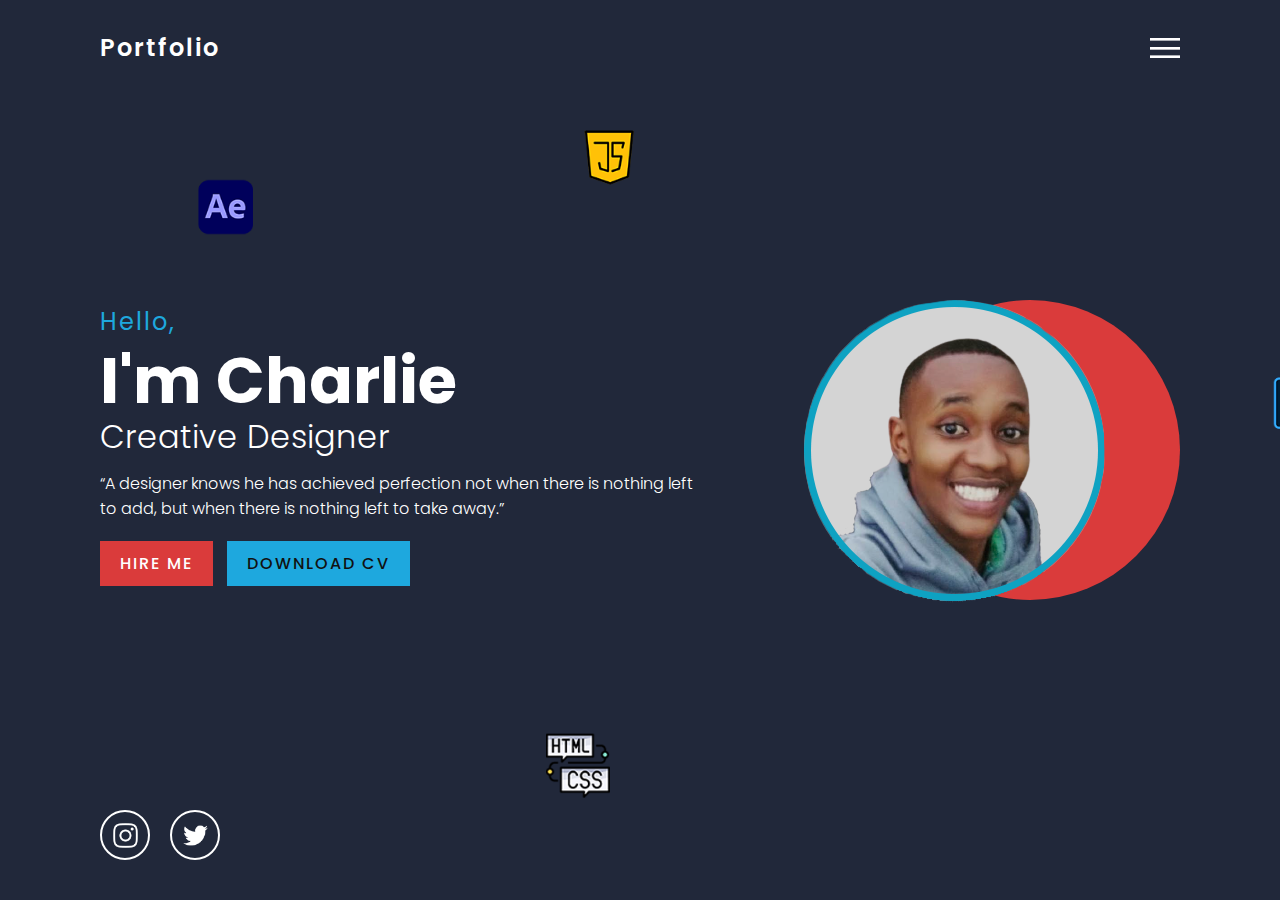
<file: index.html>
<!DOCTYPE html>
<html lang="en">
<head>
    <meta charset="UTF-8">
    <meta http-equiv="X-UA-Compatible" content="IE=edge">
    <meta name="viewport" content="width=device-width, initial-scale=1.0">
    <title>Charlie Rujema Portfolio</title>
    <link rel="stylesheet" href="index.css">
</head>
<body>
    <section class="banner">
        <header>
            <a href="#" class="logo">Portfolio</a>
            <div class="toggle"></div>
        </header>
        <img src="images/charlie p-pic.png" class="men">
        <div class="content">
            <div class="contentBx">
                <h4>Hello,</h4>
                <h2>I'm Charlie</h2>
                <h3>Creative Designer</h3>
                <p>“A designer knows he has achieved perfection not when there is nothing left to add, but when there is nothing left to take away.”</p>
                <a href="mailto:rujemaphone@gmail.com" target="_blank">Hire Me</a>
                <a href="cv.html">Download CV</a>
            </div>
        </div>
        <ul class="sci">
            <li><a href="https://www.instagram.com/crujema/" target="_blank"><img src="images/instagram.png"></a></li>
            <li><a href="https://twitter.com/crujema" target="_blank"><img src="images/twitter.png"></a></li>
            
        </ul>
        <ul class="menu">
            <li><a href="index.html">Home</a></li>
            <li><a href="services.html">Services</a></li>
            <li><a href="work.html">Work</a></li>
            <li><a href="contact.html">Contact</a></li>
        </ul>
        <img src="images/1.png" class="elements" data-speed="8">
        <img src="images/2.png" class="elements" data-speed="6">
        <img src="images/3.png" class="elements" data-speed="-10">
        <img src="images/4.png" class="elements" data-speed="-6">
       

    </section>
    <script>
        const toggle = document.querySelector('.toggle');
        const banner = document.querySelector('.banner');
        toggle.onclick = function(){
            toggle.classList.toggle('active');
            banner.classList.toggle('active');
        }
        function parallax(e){
            this.querySelectorAll('.elements').forEach(layer => {
                const speed = layer.getAttribute('data-speed');
                const x = (window.innerWidth - e.pageX*speed)/100;
                layer.style.transform = `translateX(${x}px)`;
            })
        }
        document.addEventListener("mousemove", parallax);
    </script>
</body>
</html>
</file>
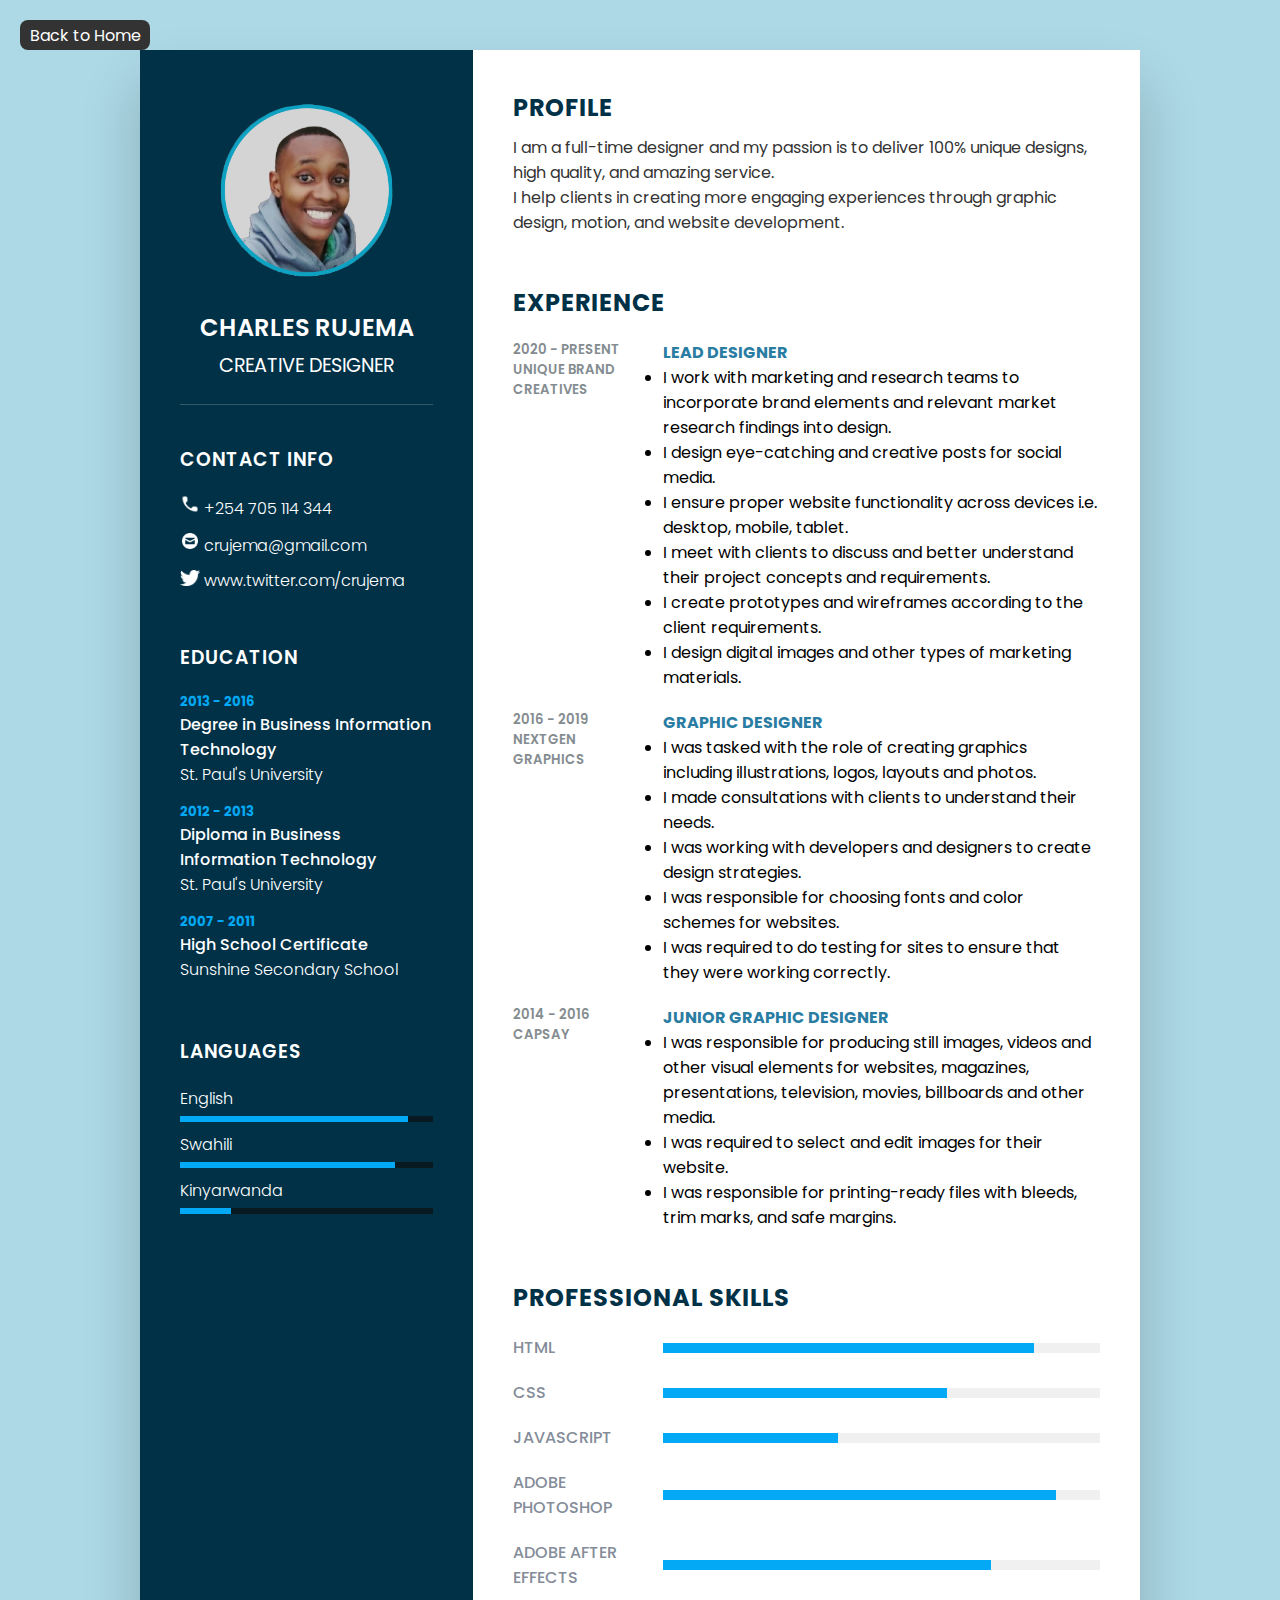
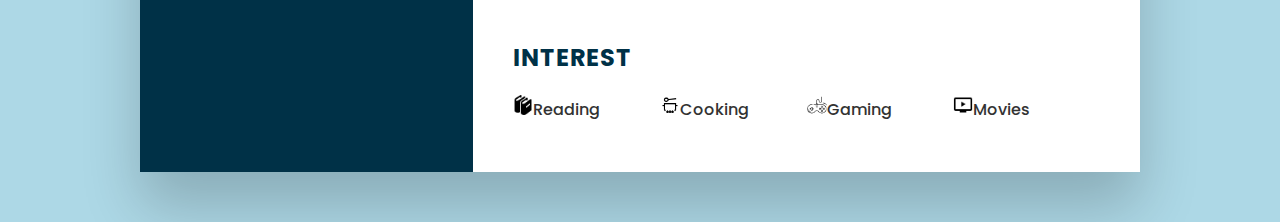
<file: cv.html>
<!DOCTYPE html>
<html lang="en">
<head>
    <meta charset="UTF-8">
    <meta http-equiv="X-UA-Compatible" content="IE=edge">
    <meta name="viewport" content="width=device-width, initial-scale=1.0">
    <title>Document</title>
    <link rel="stylesheet" href="cv.css">
</head>
<body>
    <a href="index.html" class="back">Back to Home</a>
    <div class="container">
        
        <div class="left_Side">
            <div class="profileText">
                <div class="imgBx">
                    <img src="images/charlie p-pic.png">
                </div>
                <h2>Charles Rujema<br><span>Creative Designer</span></h2>
            </div>
            <div class="contactInfo">
                <h3 class="title">Contact Info</h3>
                <ul>
                    <li>
                        <span class="icon"><img src="images/icons8-phone-24.png"></span>
                        <span class="text">+254 705 114 344</span>
                    </li>
                    <li>
                        <span class="icon"><img src="images/icons8-circled-envelope-30.png"></span>
                        <span class="text">crujema@gmail.com</span>
                    </li>
                    <li>
                        <span class="icon"><img src="images/twitter.png"></span>
                        <span class="text">www.twitter.com/crujema</span>
                    </li>
                 
                </ul>
            </div>
            <div class="contactInfo education">
                <h3 class="title">Education</h3>
                <ul>  
                    <li>
                        <h5>2013 - 2016</h5> 
                        <h4>Degree in Business Information Technology</h4>
                        <h4>St. Paul's University</h4>    
                    </li>
                    <li>
                        <h5>2012 - 2013</h5> 
                        <h4>Diploma in Business Information Technology</h4>
                        <h4>St. Paul's University</h4>    
                    </li>
                    <li>
                        <h5>2007 - 2011</h5> 
                        <h4>High School Certificate</h4>
                        <h4>Sunshine Secondary School</h4>    
                    </li>
                </ul>
            </div>
            <div class="contactInfo language">
                <h3 class="title">Languages</h3>
                <ul>  
                    <li>
                        <span class="text">English</span>
                        <span class="percent">
                            <div style="width: 90%;"></div>
                        </span>
                    </li>
                    <li>
                        <span class="text">Swahili</span>
                        <span class="percent">
                            <div style="width: 85%;"></div>
                        </span>
                    </li>
                    <li>
                        <span class="text">Kinyarwanda</span>
                        <span class="percent">
                            <div style="width: 20%;"></div>
                        </span>
                    </li>
                </ul>
            </div>
        </div>
        <div class="right_Side">
            <div class="about">
                <h2 class="title2">Profile</h2>
                <p>I am a full-time designer and my passion is to deliver 100% unique designs, high quality, and amazing service. <br>I help clients in creating more engaging experiences through graphic design, motion, and website development.</p>
            </div>
            <div class="about">
                <h2 class="title2">Experience</h2>
                <div class="box">
                    <div class="year_company">
                        <h5>2020 - Present</h5>
                        <h5>Unique Brand Creatives</h5>
                    </div>
                    <div class="text">
                        <h4>Lead Designer</h4>
                        <p>
                            <li>I work with marketing and research teams to incorporate brand elements and relevant market research findings into design.</li>
                            <li>I design eye-catching and creative posts for social media.</li>
                            <li>I ensure proper website functionality across devices i.e. desktop, mobile, tablet.</li>
                            <li>I meet with clients to discuss and better understand their project concepts and requirements.</li>
                            <li>I create prototypes and wireframes according to the client requirements.</li>
                            <li>I design digital images and other types of marketing materials.</li>
                        </p>
                    </div>
                </div>
                <div class="box">
                    <div class="year_company">
                        <h5>2016 - 2019</h5>
                        <h5>NextGen <br>Graphics</h5>
                    </div>
                    <div class="text">
                        <h4>Graphic Designer</h4>
                        <p>
                            <li>I was tasked with the role of creating graphics including illustrations, logos, layouts and photos.</li>
                            <li>I made consultations with clients to understand their needs.</li>
                            <li>I was working with developers and designers to create design strategies.</li>
                            <li>I was responsible for choosing fonts and color schemes for websites.</li>
                            <li>I was required to do testing for sites to ensure that they were working correctly.</li>
                        </p>
                    </div>
                </div>
                <div class="box">
                    <div class="year_company">
                        <h5>2014 - 2016</h5>
                        <h5>Capsay</h5>
                    </div>
                    <div class="text">
                        <h4>Junior Graphic Designer</h4>
                        <p>
                            <li>I was responsible for producing still images, videos and other visual elements for websites, magazines,
                                presentations, television, movies, billboards and other media.</li>
                            <li>I was required to select and edit images for their website.</li>
                            <li>I was responsible for printing-ready files with bleeds, trim marks, and safe margins.</li>
                        </p>
                    </div>
                </div>
            </div>
            <div class="about skills">
                <h2 class="title2">Professional Skills</h2>
                <div class="box">
                    <h4>Html</h4>
                    <div class="percent">
                        <div style="width: 85%;"></div>
                    </div>
                </div>
                <div class="box">
                    <h4>CSS</h4>
                    <div class="percent">
                        <div style="width: 65%;"></div>
                    </div>
                </div>
                <div class="box">
                    <h4>JavaScript</h4>
                    <div class="percent">
                        <div style="width: 40%;"></div>
                    </div>
                </div>
                <div class="box">
                    <h4>Adobe Photoshop</h4>
                    <div class="percent">
                        <div style="width: 90%;"></div>
                    </div>
                </div>
                <div class="box">
                    <h4>Adobe After Effects</h4>
                    <div class="percent">
                        <div style="width: 75%;"></div>
                    </div>
                </div>
            </div>
            <div class="about interest">
                <h2 class="title2">Interest</h2>
                <ul>
                    <li><img src="images/icons8-books-26.png">Reading</li>
                    <li><img src="images/icons8-cooking-32.png">Cooking</li>
                    <li><img src="images/icons8-game-pad-64.png">Gaming</li>
                    <li><img src="images/icons8-tv-show-24.png">Movies</li>
                    
                </ul>
            </div>
        </div>
    </div>
</body>
</html>
</file>
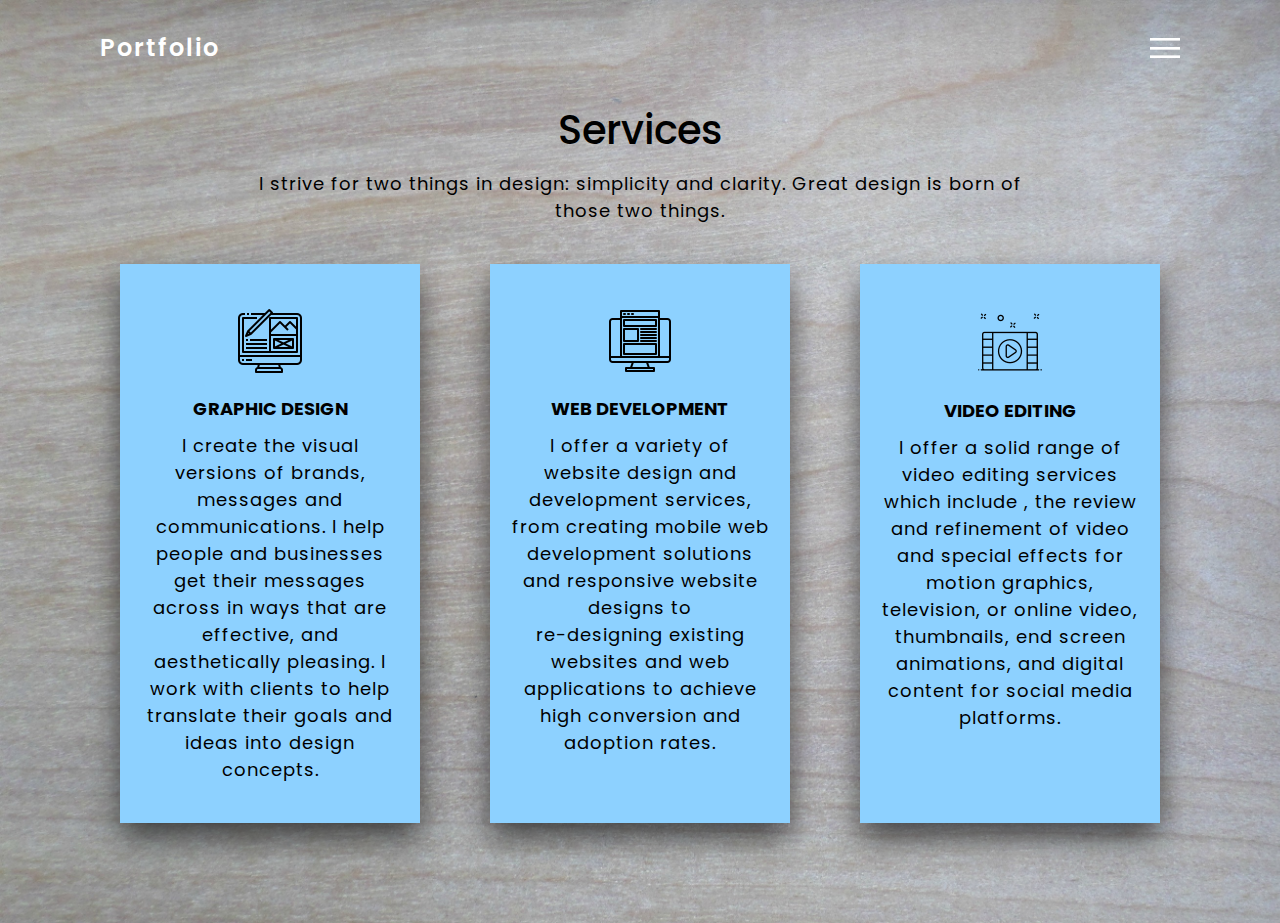
<file: services.html>
<!DOCTYPE html>
<html lang="en">
<head>
    <meta charset="UTF-8">
    <meta http-equiv="X-UA-Compatible" content="IE=edge">
    <meta name="viewport" content="width=device-width, initial-scale=1.0">
    <title>Services</title>
    <link rel="stylesheet" href="services.css">
</head>
<body>
    <section class="banner">
        <header>
            <a href="#" class="logo">Portfolio</a>
            <div class="toggle"></div>
        </header>
        <!--Services-->
        <section class="sec about" id="services">
            <div class="content">
                <div class="mxw800p">
                    <h3>Services</h3>
                    <p>I strive for two things in design: simplicity and clarity. Great design is born of those two things.</p>
                </div>
                <div class="services">
                    <div class="box">
                        <div class="iconBx">
                            <img src="images/icons8-web-icon.png">
                        </div>
                        <div class="content">
                            <h2>Graphic Design</h2>
                            <p>I create the visual versions of brands, messages and communications. I help people and
                                businesses get their messages across in ways that are effective, and aesthetically pleasing.
                                I work with clients to help translate their goals and ideas into design concepts.</p>
                        </div>
                    </div>
                    <div class="box">
                        <div class="iconBx">
                            <img src="images/icons8-web-page.png">
                        </div>
                        <div class="content">
                            <h2>Web Development</h2>
                            <p>I offer a variety of website design and development services, from creating mobile web
                                development solutions and responsive website designs to <br>re-designing existing websites
                                and web applications to achieve high conversion and adoption rates.</p>
                        </div>
                    </div>
                    <div class="box">
                        <div class="iconBx">
                            <img src="images/icons8-video-editing.png">
                        </div>
                        <div class="content">
                            <h2>Video Editing </h2>
                            <p>I offer a solid range of video editing services which include , the review and refinement of
                                video and special effects for motion graphics, television, or online video, thumbnails, end
                                screen animations, and digital content for social media platforms.
                            </p>
                        </div>
                    </div>
                </div>
            </div>
        </section>
        <ul class="menu">
            <li><a href="index.html">Home</a></li>
            <li><a href="services.html">Services</a></li>
            <li><a href="work.html">Work</a></li>
            <li><a href="contact.html">Contact</a></li>
        </ul>
    </section>
    <script>
        const toggle = document.querySelector('.toggle');
        const banner = document.querySelector('.banner');
        toggle.onclick = function(){
            toggle.classList.toggle('active');
            banner.classList.toggle('active');
        }
        
    </script>

</body>
</html>
</file>
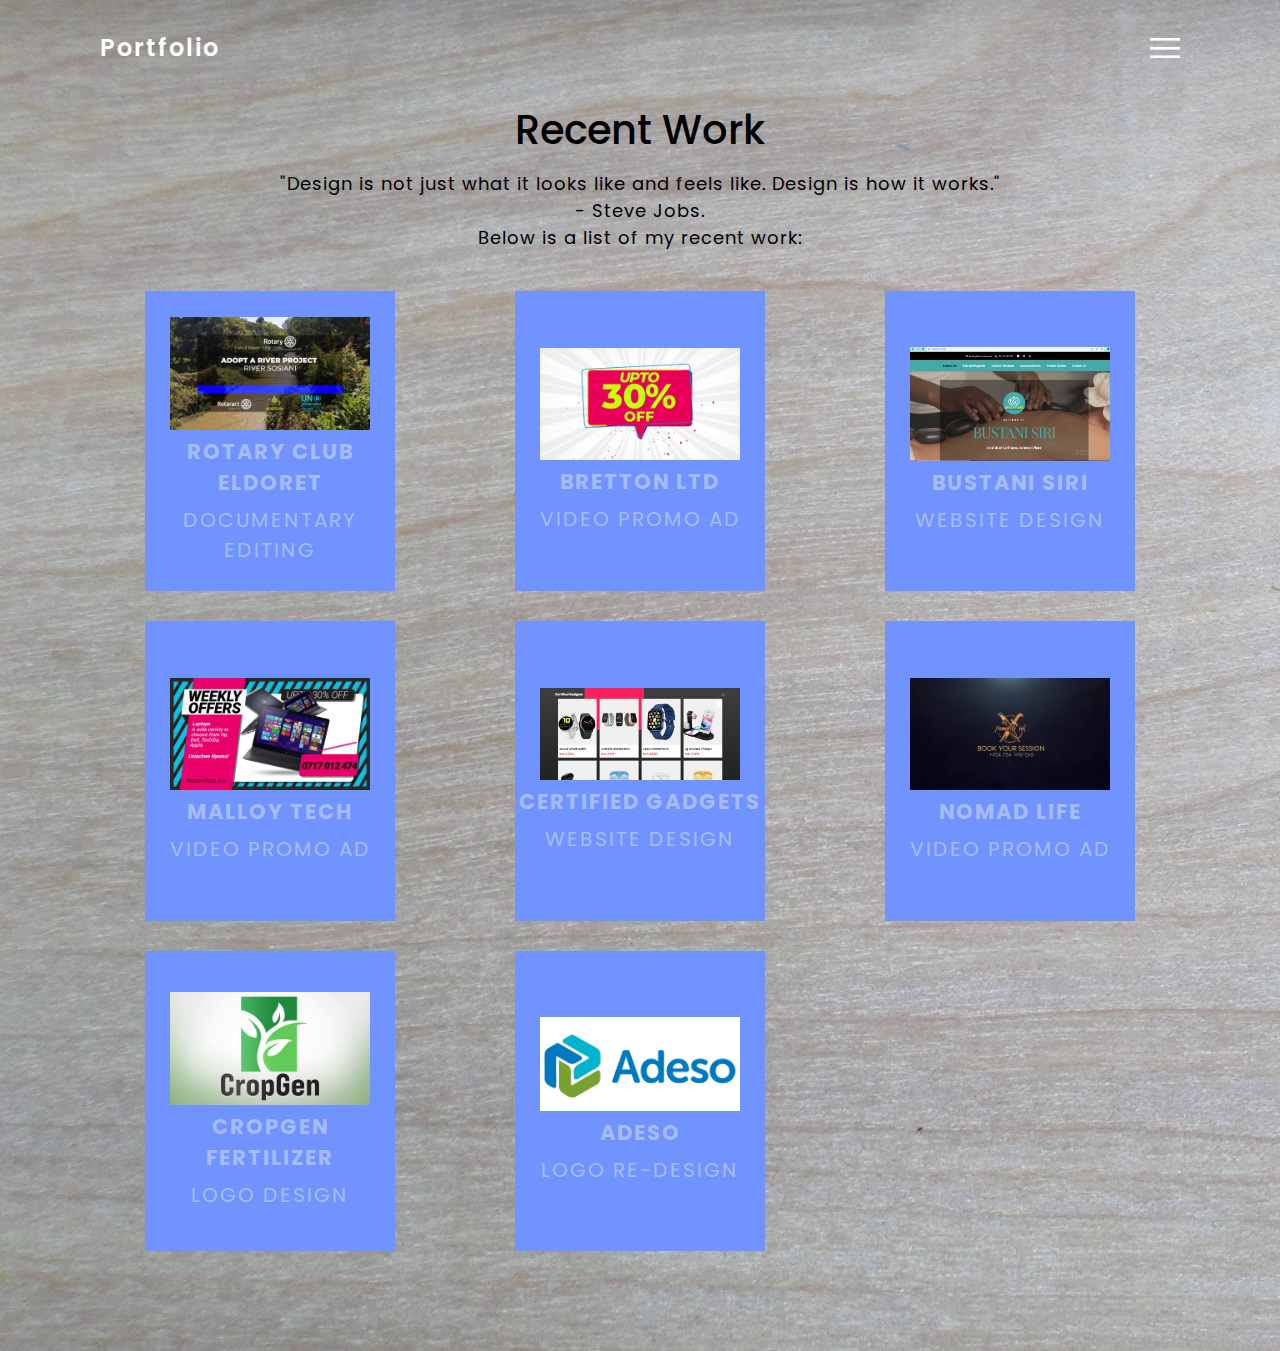
<file: work.html>
<!DOCTYPE html>
<html lang="en">
<head>
    <meta charset="UTF-8">
    <meta http-equiv="X-UA-Compatible" content="IE=edge">
    <meta name="viewport" content="width=device-width, initial-scale=1.0">
    <title>Previous Work</title>
    <link rel="stylesheet" href="work.css">
</head>
<body>
    <section class="banner">
        <header>
            <a href="#" class="logo">Portfolio</a>
            <div class="toggle"></div>
        </header>

    <!--Previous Work-->
    <section class="sec work" id="portfolio">
        <div class="content">
            <div class="mxw800p">
                <h3>Recent Work</h3>
                <p>"Design is not just what it looks like and feels like. Design is how it works." <br>- Steve Jobs.<br>Below is a list of my recent work:</p>
            </div>
            <div class="workBx">
                <div class="brand">
                    <a href="https://rotaryeldoret.com/"><img src="images/rotary proj.jpg"><h2>Rotary Club Eldoret</h2>
                        <h4>Documentary Editing</h4></a>
                </div>
                <div class="brand">
                    <a href="#"><img src="images/bret.png"><h2>Bretton Ltd</h2>
                        <h4>Video Promo Ad</h4></a>
                </div>
                <div class="brand">
                    <a href="https://bustanisiri.com/"><img src="images/bs web.PNG"><h2>Bustani Siri</h2>
                        <h4>Website Design</h4></a>
                </div>
                <div class="brand">
                    <a href="#"><img src="images/malloy prmo.png"><h2>Malloy Tech</h2>
                        <h4>Video Promo Ad</h4></a>
                </div>
                <div class="brand">
                    <a href="#"><img src="images/cg web.PNG"><h2>Certified Gadgets</h2>
                        <h4>Website Design</h4></a>
                </div>
                <div class="brand">
                    <a href="#"><img src="images/nomad.png"><h2>Nomad Life</h2>
                        <h4>Video Promo Ad</h4></a>
                </div>
                <div class="brand">
                    <a href="#"><img src="images/cropgen.png"><h2>CropGen Fertilizer</h2>
                        <h4>Logo Design</h4></a>
                </div>
                <div class="brand">
                    <a href="#"><img src="images/Adeso PNG.png"><h2>Adeso</h2>
                        <h4>Logo Re-design</h4></a>
                </div>
            </div>
        </div>
    </section>
    <ul class="menu">
        <li><a href="index.html">Home</a></li>
        <li><a href="services.html">Services</a></li>
        <li><a href="work.html">Work</a></li>
        <li><a href="contact.html">Contact</a></li>
    </ul>
</section>
<script>
    const toggle = document.querySelector('.toggle');
    const banner = document.querySelector('.banner');
    toggle.onclick = function(){
        toggle.classList.toggle('active');
        banner.classList.toggle('active');
    }
    
</script>
</body>
</html>
</file>
<file: index.css>
@import url('https://fonts.googleapis.com/css2?family=Poppins:wght@300;400;500;600;700;800;900&display=swap');
*
{
    margin: 0;
    padding: 0;
    box-sizing: border-box;
    font-family:'Poppins', sans-serif;

}
section{
    width:100%;
    position: relative;
    min-height: 100vh;
    padding:0 100px;
    display:flex;
    align-items: center;
    background:#21283a;
    overflow-x: hidden;
}
section::before{
    content: '';
    position:absolute;
    top:50%;
    right:100px;
    transform:translateY(-50%);
    width:300px;
    height:300px;
    border-radius: 50%;
    background: #da3b3b;
    transition:1s;
}
section.active::before{
    background:#21283a;
    box-shadow: 0 0 0 1200px #1ea8de;
}
header{
    position:absolute;
    top:0;
    left:0;
    width:100%;
    z-index:1000;
    display:flex;
    justify-content: space-between;
    align-items: center;
    padding:30px 100px;
}
header .logo{
    font-size:1.5em;
    color:#fff;
    letter-spacing: 2px;
    font-weight:600;
    text-decoration:none;
    transition:0.5s;
    transform-origin: right;
}
header .toggle{
   background: url(images/menu.png);
    position: relative;
    width:30px;
    height:30px;
    background-repeat: no-repeat;
    background-position:center;
    background-size: 30px;
    cursor:pointer;
}
header .toggle.active{
    background:url(images/close.png);
    background-repeat: no-repeat;
    background-position:center;
    background-size: 25px;
}
.men{
    position:absolute;
    z-index:2;
    right:150px;
    max-width:400px;
   
}
.content{
    position:relative;
    z-index:2;
    display: flex;
    justify-content: flex-start;
    align-items: center;
    transition: 0.5s;
    transform-origin: right;
}
.content .contentBx{
    position: relative;
    max-width: 600px;
}
.content .contentBx h4{
    font-weight:400;
    color:#1ea8de;
    font-size:1.5em;
    letter-spacing: 2px;
    margin-bottom: 10px;
}
.content .contentBx h2{
    font-size:4em;
    line-height: 1em;
    color:#fff;
}
.content .contentBx h3{
    font-weight:300;
    font-size:2em;
    color:#fff;
    line-height:1.5em;
}
.content .contentBx p{
    color:#fff;
    font-size:1em;
    margin:10px 0 20px;
    font-weight:300;
}
.content .contentBx a{
    display:inline-block;
    padding:10px 20px;
    color:#fff;
    margin-right:10px;
    margin-bottom:10px;
    text-decoration: none;
    text-transform: uppercase;
    font-weight: 500;
    transition: 0.5s;
    background: #da3b3b;
    letter-spacing: 2px;
}
.content .contentBx a:last-child{
    background:#1ea8de;
    color:#111;
}
.content .contentBx a:hover{
    letter-spacing: 4px;
    background: #fff;
    color:#111;
}
.sci{
    position:absolute;
    bottom:40px;
    display: flex;
    justify-content: center;
    align-items:center;
    z-index: 2;
    transition: 0.5s;
    transform-origin: right;
}
.sci li{
    list-style: none;
    width:50px;
    height:50px;
    margin-right: 20px;
}
.sci li a{
    display:inline-block;
    width:100%;
    height:100%;
    display:flex;
    justify-content: center;
    align-items: center;
    border:2px solid #fff;
    border-radius:50%;
}
.sci li:hover a{
    background:#fff;
}
.sci li a img{
    filter:invert(1);
    transform:scale(0.6);
}
.sci li:hover a img{
    filter:invert(0);
}
.banner.active .sci,
.banner.active .content,
.banner.active .logo{
    transform: scale(0);
    transform-origin: left;
}
.menu{
    position:fixed;
    top:0;
    left:0;
    width:100%;
    height:100%;
    display:flex;
    justify-content: center;
    align-items: flex-start;
    flex-direction: column;
    padding-left:100px;
    transition: 0.5s;
    z-index:2;
    visibility: hidden;
    opacity:0;
}
.banner.active .menu{
    visibility: visible;
    opacity:1; 
}
.menu li{
    list-style: none;
}
.menu li a{
    color:#08381b;
    text-decoration: none;
    font-size:1.5em;
    display: inline-block;
    padding:5px 10px;
    margin:5px 0;
    transition:0.2s ease-in-out;
}
.menu li a:hover{
    letter-spacing: 3px;
    background: #fff;
    color:#161a23;
    border-radius:15px;
    transition: 0.2s ease-in-out;
}
.elements{
    position:absolute;
    left:0;
    top:0;
    width:100%;
    height:100%;
    object-fit: cover;
    transition: 0.3s;
    pointer-events: none;
}
.banner.active .elements{
    visibility: hidden;
    opacity:0;
}

@media (max-width: 991px){
    .elements{
        visibility: hidden;
        opacity:0;
    }
    header{
        padding:20px 40px;
    }
    section{
        padding:0 40px;
    }
    section::before{
        opacity: 0;
    }
    .content{
        margin:50px 0;
    }
    .men{
        opacity:0.3;
        right:-90px;
    }
    .banner.active .men{
        opacity: 0;
    }
    .menu{
        align-items:center;
        padding-left:0;
    }
    .menu li a{
        color:#fff;
    }
    .content .contentBx h2{
        font-size:2.2em;
    }
    .content .contentBx h3{
        font-size: 1.5em;
    }
    .content .contentBx a{
        padding:6px 15px;
        margin-right:5px;
    }
    .banner.active .sci,
    .banner.active .content,
    .banner.active .logo,
    .banner.active .men{
       transition: 0s;
    }
}
</file>
<file: cv.css>
@import url('https://fonts.googleapis.com/css2?family=Poppins:wght@300;400;500;600;700;800;900&display=swap');
*
{
    margin: 0;
    padding: 0;
    box-sizing: border-box;
    font-family:'Poppins', sans-serif;

}
.back{
    top:0;
    left:0;
    position:absolute;
    margin:20px 20px;
    text-decoration:none;
    background:#333;
    color:#fff;
    border-radius:8px;
    width:130px;
    height:30px;
    display: flex;
    justify-content: center;
    align-items: center;
}
body{
    background: lightblue;
    display:flex;
    justify-content: center;
    align-items: center;
    min-height:100vh;

}
.container{
    position:relative;
    width:100%;
    max-width:1000px;
    min-height:1000px;
    background:#fff;
    margin:50px;
    display:grid;
    grid-template-columns: 1fr 2fr;
    box-shadow:0 35px 55px rgba(0,0,0,0.2);
}
.profileText{
    position:relative;
    display:flex;
    flex-direction: column;
    align-items: center;
    padding-bottom:20px;
    border-bottom: 1px solid rgba(255,255,255,0.2);
}
.profileText .imgBx{
    position:relative;
    width:200px;
    height:200px;
    border-radius:50%;
    overflow:hidden;
}
.profileText .imgBx img{
    position:absolute;
    top:0;
    left:0;
    width:100%;
    height:100%;
    object-fit: cover;
}
.profileText h2{
    color:#fff;
    font-size:1.5em;
    margin-top:20px;
    text-transform: uppercase;
    text-align:center;
    font-weight:600;
    line-height:1.5em;
}
.profileText h2 span{
    font-size:0.8em;
    font-weight:400;
}
.contactInfo{
    padding-top: 40px;
}
.title{
    color:#fff;
    text-transform:uppercase;
    letter-spacing: 1px;
    font-weight:600;
    margin-bottom:20px;
}
.contactInfo ul{
    position: relative;
}
.contactInfo ul li{
    position: relative;
    list-style:none;
    margin:10px 0;
    cursor:pointer;
}

.contactInfo ul li span img{
    display: inline-block;
    width:20px;
    filter:invert(1);
}
.contactInfo.education li{
    margin-bottom:15px;
}
.contactInfo.education h5{
    color:#03a9f4;
}
.contactInfo.education h4:nth-child(2){
    color:#fff;
    font-weight:500;
}
.contactInfo.education h4{
    color:#fff;
    font-weight:300;
}
.contactInfo.language .percent{
    position:relative;
    width:100%;
    height: 6px;
    background:#081921;
    display: block;
    margin-top:5px;
}
.contactInfo.language .percent div{
    position:absolute;
    top:0;
    left:0;
    height:100%;
    background:#03a9f4;
}

.contactInfo ul li span{
    font-weight:300;
    color:#fff;

}
.container .left_Side{
    position:relative;
    background:#003147;
    padding:40px;
}
.container .right_Side{
    position:relative;
    background:#fff;
    padding:40px;
}
.about{
    margin-bottom: 50px;
}
.about:last-child{
    margin-bottom: 0;
}
.title2{
    color:#003147;
    text-transform:uppercase;
    letter-spacing: 1px;
    margin-bottom: 10px;
}
p{
    color:#333;
}
.about .box{
    display:flex;
    flex-direction: row;
    margin:20px 0;
}
.about .box .year_company{
    min-width: 150px;
}
.about .box .year_company h5{
    text-transform: uppercase;
    color:#848c90;
    font-weight:600;
}
.about .box .text h4{
    text-transform:uppercase;
    color:#2a7da2;
    font-size:16px;
}
.skills .box{
    display:grid;
    position: relative;
    grid-template-columns: 150px 1fr;
    width:100%;
    justify-content: center;
    align-items: center;
}
.skills .box h4{
    text-transform:uppercase;
    color:#848c99;
    font-weight: 500;
}
.skills .box .percent{
    position:relative;
    width:100%;
    height:10px;
    background:#f0f0f0;
}
.skills .box .percent div{
    position:absolute;
    top:0;
    left:0;
    height:100%;
    background:#03a9f4;
}
.interest ul{
    display: grid;
    grid-template-columns: repeat(4,1fr);
}
.interest ul li{
    list-style: none;
    color:#333;
    font-weight:500;
    margin:10px 0;
}
.interest ul li img{
    width:20px;
}
@media (max-width:1000px){
    .container{
        margin:10px;
        grid-template-columns: repeat(1,1fr);
    }
    .interest ul{
        grid-template-columns: repeat(2,1fr);
    }
}
@media (max-width:600px){
    .about .box{
        flex-direction:column;
    }
    .about .box .year_company{
        margin-bottom:5px;
    }
    .interest ul{
        grid-template-columns: repeat(1,1fr);
    }
    .skills .box{
        grid-template-columns: repeat(1,1fr);
    }
    .back{
        opacity:0;
    }
}
</file>
<file: services.css>
@import url('https://fonts.googleapis.com/css2?family=Poppins:wght@300;400;500;600;700;800;900&display=swap');
*
{
    margin: 0;
    padding: 0;
    box-sizing: border-box;
    font-family:'Poppins', sans-serif;

}

section{
    width:100%;
    position: relative;
    min-height: 100vh;
    display:flex;
    align-items: center;
    overflow-x: hidden;
    background:url(images/pexel\ 7.jpg);
    background-size: cover;
    justify-content:center;
    flex-direction:column;
}
section::before{
    content: '';
    position:absolute;
    top:50%;
    right:100px;
    transform:translateY(-50%);
    width:300px;
    height:300px;
    border-radius: 50%;
    background: transparent;
    transition:0.5s;
}
section.active::before{
    box-shadow: 0 0 0 1200px #1ea8de;
}
header{
    position:absolute;
    top:0;
    left:0;
    width:100%;
    z-index:1000;
    display:flex;
    justify-content: space-between;
    align-items: center;
    padding:30px 100px;
}
header .logo{
    font-size:1.5em;
    color:#fff;
    letter-spacing: 2px;
    font-weight:600;
    text-decoration:none;
    transition:0.5s;
    transform-origin: right;
}
header .toggle{
    background:url(images/menu.png);
    position: relative;
    width:30px;
    height:30px;
    background-repeat: no-repeat;
    background-position:center;
    background-size: 30px;
    cursor:pointer;
}
header .toggle.active{
    background:url(images/close.png);
    background-repeat: no-repeat;
    background-position:center;
    background-size: 25px;
}
.banner.active .content .mxw800p,
.banner.active .services .box,
.banner.active .content,
.banner.active .logo{
    transform: scale(0);
    transform-origin: left;
    transition: 0s;
    
}
.menu{
    position:fixed;
    top:0;
    left:0;
    width:100%;
    height:100%;
    display:flex;
    justify-content: center;
    align-items: flex-start;
    flex-direction: column;
    padding-left:100px;
    transition: 0.5s;
    z-index:2;
    visibility: hidden;
    opacity:0;
}
.banner.active .menu{
    visibility: visible;
    opacity:1; 
    background:#1ea8de;
    
}
.menu li{
    list-style: none;
}
.menu li a{
    color:#08381b;
    text-decoration: none;
    font-size:1.5em;
    display: inline-block;
    padding:5px 10px;
    margin:5px 0;
    transition:0.2s ease-in-out;
}
.menu li a:hover{
    letter-spacing: 3px;
    background: #fff;
    color:#161a23;
    border-radius:15px;
    transition: 0.2s ease-in-out;
}
.sec{
    background:url(images/pexel\ 7.jpg);
    background-size: cover;
    background-repeat:no-repeat;
    display:flex;
    justify-content: center;
    align-items:center;
    padding:100px;
    min-height:100vh;
}
.sec .content{
    position:relative;
    width:100%;
    text-align:center;

}
.mxw800p{
    max-width: 800px;
    margin:0 auto;
}
h3{
    font-size:40px;
    font-weight: 500;
    margin-bottom:10px;
}

p{
    position: relative;
    margin-bottom: 20px;
    font-size: 18px;
    font-weight:400;
    letter-spacing: 1px;

}
.services{
    position:relative;
    display:grid;
    grid-template-columns: repeat(auto-fit,minmax(300px, 1fr));
    grid-gap:30px;
    max-width:100%;
    margin-top:40px;
}
.services .box{
    width:300px;
    margin:0 auto;
    background:rgb(141, 209, 255);
    padding:20px;
    box-shadow:0 15px 30px rgba(39, 39, 39, 0.801);
}
.services .box .iconBx{
    margin-top:25px;
}
.services .box .iconBx img{
    max-width:70px;
    margin-bottom:15px;
}
.services .box h2{
    font-size:18px;
    font-weight:700;
    margin-bottom:10px;
    text-transform:uppercase;

}
@media(max-width: 992px){
    section::before{
        opacity: 0;
    }
    
    .toggle{
        display:block;
        height:30px;
        width:30px;
        position:relative;
        cursor:pointer;
    }
    header{
        padding: 9px 40px;
    }
.banner {
    background-position: center;
}

.banner h2 {
    padding: 0 50px;
    font-size: 60px;
}
.banner.active .menu{
    background:#21283a ;
}

.sec {
    padding: 100px 50px 50px 50px;
}

.services .box {
    width: 100%;
}

.menu {
    align-items: center;
    padding-left: 0;
}

.menu li a {
    color: #fff;
}
}
</file>
<file: work.css>
@import url('https://fonts.googleapis.com/css2?family=Poppins:wght@300;400;500;600;700;800;900&display=swap');
*
{
    margin: 0;
    padding: 0;
    box-sizing: border-box;
    font-family:'Poppins', sans-serif;

}
section{
    width:100%;
    position: relative;
    min-height: 100vh;
    display:flex;
    align-items: center;
    overflow-x: hidden;
    background:url(images/pexel\ 7.jpg);
    background-size: cover;
    justify-content:center;
    flex-direction:column;
}
section::before{
    content: '';
    position:absolute;
    top:50%;
    right:100px;
    transform:translateY(-50%);
    width:300px;
    height:300px;
    border-radius: 50%;
    background: transparent;
    transition:1s;
}
section.active::before{
    box-shadow: 0 0 0 1200px #1ea8de;
}
header{
    position:absolute;
    top:0;
    left:0;
    width:100%;
    z-index:1000;
    display:flex;
    justify-content: space-between;
    align-items: center;
    padding:30px 100px;
}
header .logo{
    font-size:1.5em;
    color:#fff;
    letter-spacing: 2px;
    font-weight:600;
    text-decoration:none;
    transition:0.5s;
    transform-origin: right;
}
header .toggle{
    background:url(images/menu.png);
    position: relative;
    width:30px;
    height:30px;
    background-repeat: no-repeat;
    background-position:center;
    background-size: 30px;
    cursor:pointer;
}
header .toggle.active{
    background:url(images/close.png);
    background-repeat: no-repeat;
    background-position:center;
    background-size: 25px;
}
.banner.active .content .mxw800p,
.banner.active .services .box,
.banner.active .content,
.banner.active .logo{
    transform: scale(0);
    transform-origin: left;
    transition: 0s;
    
}
.menu{
    position:fixed;
    top:0;
    left:0;
    width:100%;
    height:100%;
    display:flex;
    justify-content: center;
    align-items: flex-start;
    flex-direction: column;
    padding-left:100px;
    transition: 0.5s;
    z-index:2;
    visibility: hidden;
    opacity:0;
}
.banner.active .menu{
    visibility: visible;
    opacity:1; 
    background:#1ea8de;
    
}
.menu li{
    list-style: none;
}
.menu li a{
    color:#08381b;
    text-decoration: none;
    font-size:1.5em;
    display: inline-block;
    padding:5px 10px;
    margin:5px 0;
    transition:0.2s ease-in-out;
}
.menu li a:hover{
    letter-spacing: 3px;
    background: #fff;
    color:#161a23;
    border-radius:15px;
    transition: 0.2s ease-in-out;
}
.sec{
    /* background:#fff; */
    display:flex;
    justify-content: center;
    align-items:center;
    padding:100px;
    min-height:100vh;
}
.sec .content{
    position:relative;
    width:100%;
    text-align:center;

}
.mxw800p{
    max-width: 800px;
    margin:0 auto;
}
h3{
    font-size:40px;
    font-weight: 500;
    margin-bottom:10px;
}
h4{
    font-size:20px;
    font-weight: 400;
    margin-top:7px;
    
}
p{
    position: relative;
    margin-bottom: 20px;
    font-size: 18px;
    font-weight:400;
    letter-spacing: 1px;

}
.workBx{
    position: relative;
    display:grid;
    grid-template-columns: repeat(auto-fit,minmax(250px, 1fr));
    grid-gap:30px;
    max-width:100%;
    margin-top:40px;

}
.workBx .brand{
    position:relative;
    background: #7093fd;
    min-height:300px;
    width:250px;
    margin:0 auto;
    display:flex;
    justify-content:center;
    align-items: center;

}
.workBx .brand a img{
    width:200px;
}
.workBx .brand:hover{
    background:#000;
}
.workBx .brand a{
    text-decoration: none;
    color:rgba(255,255,255, 0.4);
    text-transform:uppercase;
    letter-spacing: 2px;
    font-size:14px;

}
.workBx .brand:hover a{
    color:rgba(255,255,255, 1);
}
@media(max-width: 992px){
    section::before{
        opacity: 0;
    }
    
    .toggle{
        display:block;
        height:30px;
        width:30px;
        position:relative;
        cursor:pointer;
    }
    .workBx {
        position: relative;
        display: grid;
        grid-template-columns: repeat(auto-fit,minmax(250px, 1fr));
        grid-gap: 30px;
        max-width: 100%;
        margin-top: 40px;
    }
    .workBx .brand a img {
        width: 150px;
        padding-top: 10px;
    }
    header{
        padding: 9px 40px;
    }
.banner {
    background-position: center;
}

.banner h2 {
    padding: 0 30px;
    font-size: 25px;
    text-transform: none;
}
.banner.active .menu{
    background:#21283a ;
}

.sec {
    padding: 100px 50px 50px 50px;
}

.services .box {
    width: 100%;
}

.menu {
    align-items: center;
    padding-left: 0;
}

.menu li a {
    color: #fff;
}
}
</file>
